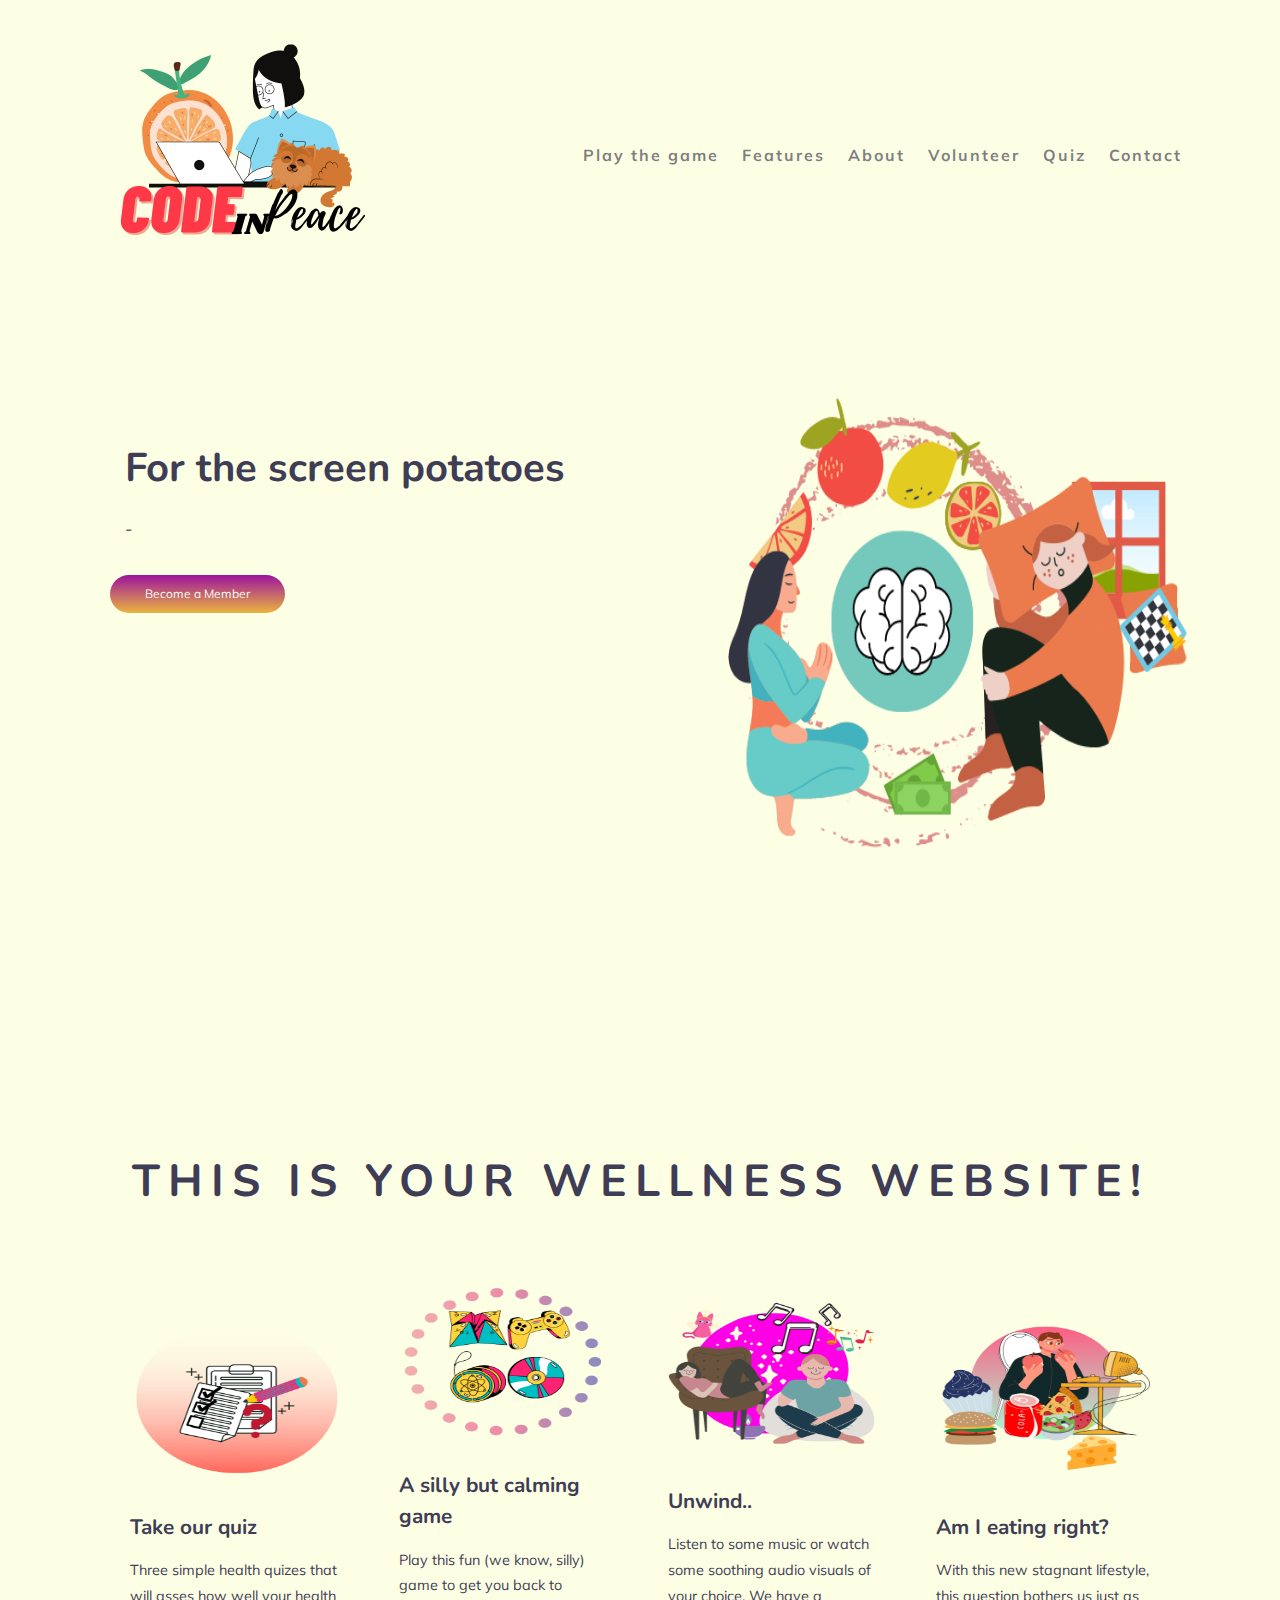
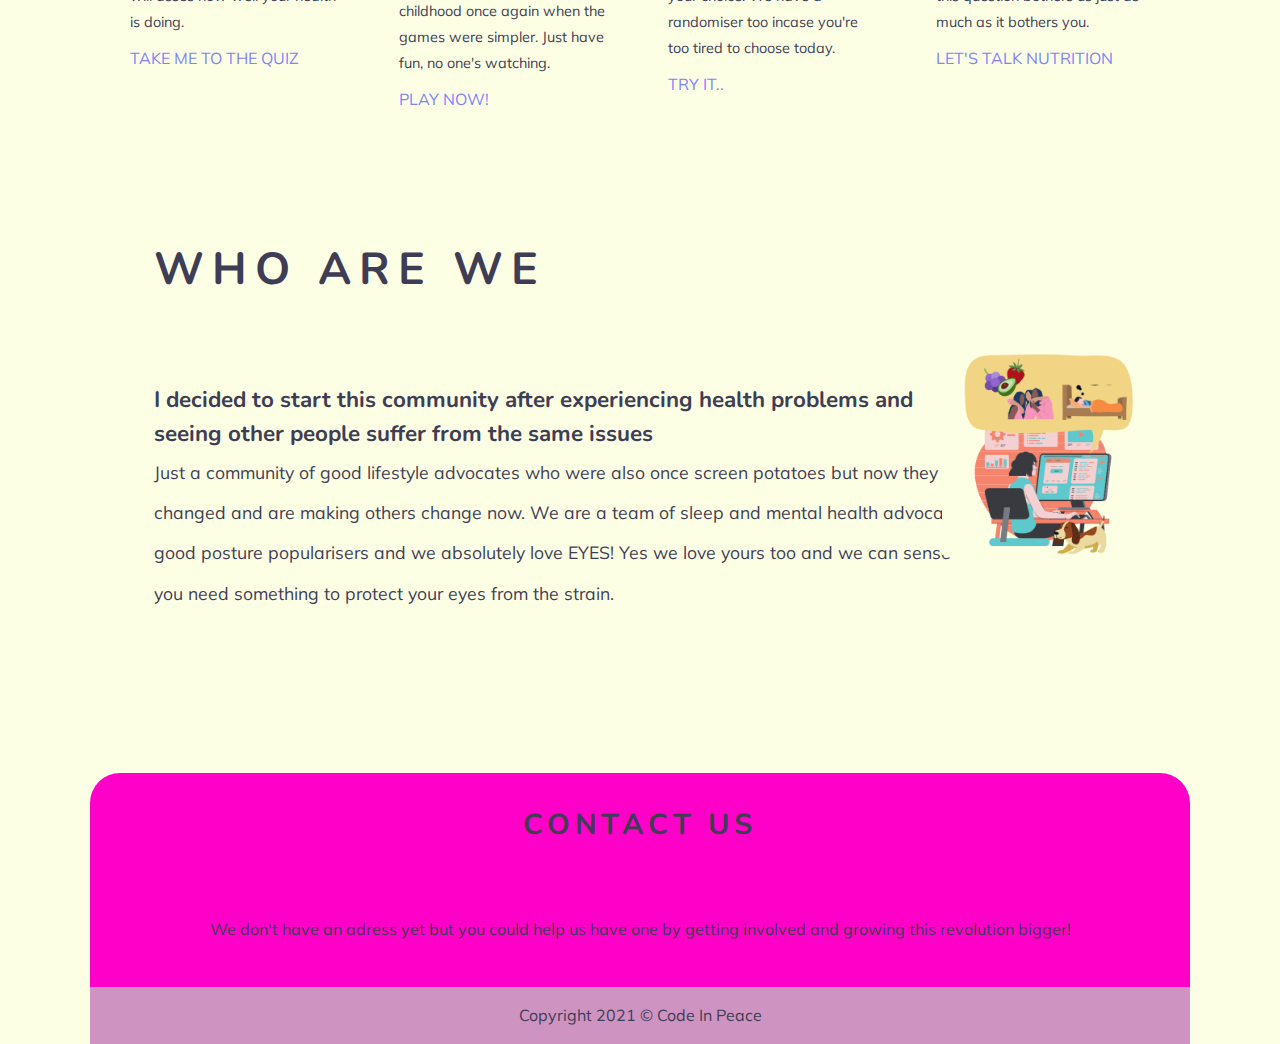
<file: index.html>
<!DOCTYPE html>
<html lang="en">

<head>
  <meta charset="UTF-8" />
  <meta name="viewport" content="width=device-width, initial-scale=1.0" />
  <link rel="stylesheet" href="https://cdnjs.cloudflare.com/ajax/libs/font-awesome/5.13.0/css/all.min.css"
    integrity="sha256-h20CPZ0QyXlBuAw7A+KluUYx/3pK+c7lYEpqLTlxjYQ=" crossorigin="anonymous" />
  <link rel="stylesheet" href="styles.css" />
  <title>CodeFit</title>

  <!-- favicons
  ================================================== -->
  <link rel="apple-touch-icon" sizes="200x200" href="./images/logo1.png">
  <link rel="icon" type="image/png" sizes="32x32" href="./images/logo1.png">
  <link rel="icon" type="image/png" sizes="16x16" href="./images/logo1.png">
</head>

<body>
  <div class="container">
    <!-- Header -->
    <header id="home">
      <!-- Navigation -->
      <nav>
        <img src="./images/logo.png" alt="Logo" class="logo" />

        <ul class="main-menu">
          <li><a href="game\game.html">Play the game</a></li>
          <li><a href="#features">Features</a></li>
          <li><a href="#about">About</a></li>
          <li><a href= "volu.html" >Volunteer</a></li>
          <li><a href="depressiontest.html">Quiz</a></li>
          <li><a href="#contact">Contact</a></li>
        </ul>

        <i class="fas fa-bars fa-2x"></i>
      </nav>
    </header>

    <!-- Showcase -->
    <div class="showcase">
      <div class="inner-showcase">
        <div class="showcase-content">
          <h2>For the screen potatoes</h2>
          <p>
            -
          </p>
        </div>
       
       

        <div class="showcase-btns">
          <ul>
            
            <li>
              <a href="volu.html" class="right-btn btn"><i class="fas fa-plus-circle"></i> Become a Member </a>
            </li>
          </ul>
        </div>
      </div>

      <div class="showcase-cat">
        <img src="./images/home.png" alt="Playful Cat" class="showcase-img" />
      </div>
    </div>

    <!-- Homecards 1 -->
    <section class="homecards-section">
      <h2 class="content-heading" id="features">This is your wellness website! </h2>
      <div class="homecards">

        <div class="card">
          <img src="./images/quiz.png" alt="quiz" />
          <h3>Take our quiz</h3>
          <p>
            Three simple health quizes that will asses how well your health is doing. 
          </p>
          <a href="#">Take me to the quiz<i class="fas fa-chevron-right"></i></a>
        </div>
        <div class="card">
          <img src="./images/play.png" alt="Selfie" />
          <h3>A silly but calming game</h3>
          <p>
            Play this fun (we know, silly) game to get you back to childhood once again when the games were simpler.
            Just have fun, no one's watching.
          </p>
          <a href="game\game.html">Play now!<i class="fas fa-chevron-right"></i></a>
        </div>
        <div class="card">
          <img src="./images/relax.png" alt="song" />
          <h3>Unwind..</h3>
          <p>
          Listen to some music or watch some soothing audio visuals of your choice.
          We have a randomiser too incase you're too tired to choose today.
          </p>
          <a href="#">Try it..<i class="fas fa-chevron-right"></i></a>
        </div>
        <div class="card">
          <img src="./images/food.png" alt="Selfie" />
          <h3>Am I eating right?</h3>
          <p>
            With this new stagnant lifestyle, this question bothers us just as much as it bothers you.
          </p>
          <a href="#">Let's talk nutrition<i class="fas fa-chevron-right"></i></a>
        </div>
        
      </div>
    </section>

    <!-- About -->
    <section class="about-section" id="about">
      <h2 class="content-heading">Who are we</h2>
      <div class="about">
        <div class="about-content">
          <h3>I decided to start this community after experiencing
          health problems and seeing other people suffer from the same issues</h3>
          <p>
            Just a community of good lifestyle advocates who were also once screen potatoes but now they changed and are making others change now.
            We are a team of sleep and mental health advocates, good posture popularisers and we absolutely love EYES! Yes we love yours too and we can sense you need something to protect your eyes from the strain. 
          </p>
        </div>

        <div class="about-imgs">
          <img src="./images/8.png" alt="we" />

          
        </div>
      </div>
    </section>
    
  <section class="contact-section" id="contact">
    <div class="contact">
      <h2 class="content-heading">Contact Us</h2>
      <div class="social">
        <i class="fab fa-discord fa-3x"></i>
        
      </div>
      <div class="contact-details">
        <p class="address">We don't have an adress yet but you could help us have one by getting involved and growing this revolution bigger!</p>
        <div class="numbers">
          
        </div>
      </div>
    </div>
  </section>

  <!-- Footer -->
  <footer>
    <p>Copyright 2021 &copy; Code In Peace</p>
  </footer>
  
</body>

</html>
</file>
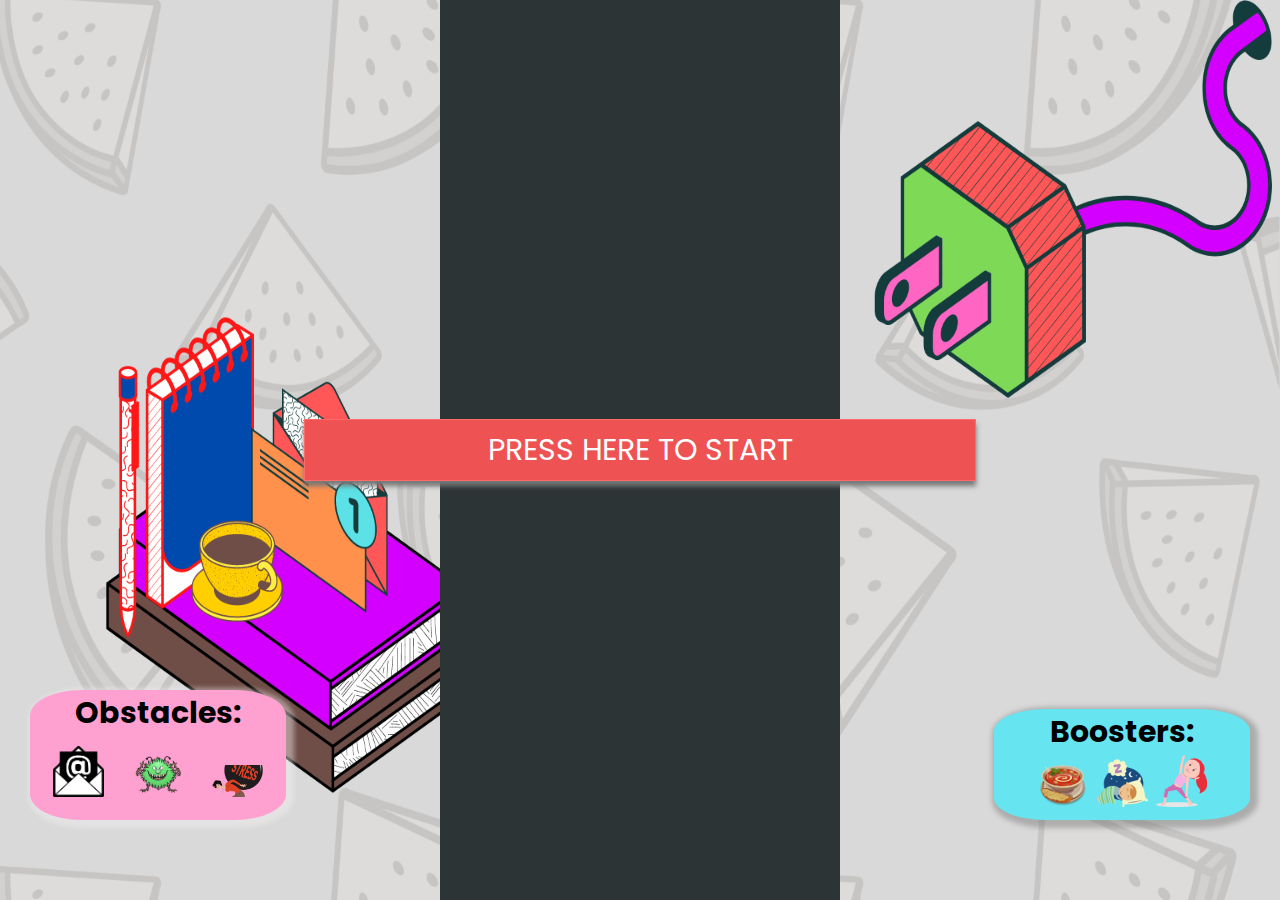
<file: game/game.html>
<!DOCTYPE html>
<html lang="en">
  <head>
    <meta charset="UTF-8" />
    <meta http-equiv="X-UA-Compatible" content="IE=edge" />
    <link rel="preconnect" href="https://fonts.gstatic.com" />
    <link
      href="https://fonts.googleapis.com/css2?family=Poppins:wght@200&display=swap"
      rel="stylesheet"
    />
    <meta name="viewport" content="width=device-width, initial-scale=1.0" />
    <link
      href="https://cdn.jsdelivr.net/npm/bootstrap@5.0.1/dist/css/bootstrap.min.css"
      rel="stylesheet"
      integrity="sha384-+0n0xVW2eSR5OomGNYDnhzAbDsOXxcvSN1TPprVMTNDbiYZCxYbOOl7+AMvyTG2x"
      crossorigin="anonymous"
    />
    <link rel="stylesheet" href="style1.css" />
    <title>Document</title>
  </head>
  <body>
    <div class="container1">
        <h6>Obstacles:</h6>
        <img src="1.png" alt="">
        <img src="2.png" alt="">
        <img src="4.png" alt="">
    </div>
    <div class="container2">
        <h6>Boosters:</h6>
        <img src="laugh.png" alt="">
        <img src="sleep.png" alt="">
        <img src="yoga.png" alt="">
    </div>
    <div class="carGame">
      <div class="stress_lvl"></div>
      <div class="startScreen">
        <p>Press here to Start</p>
      </div>
      <div class="gameArea"></div>
    </div>

    <script src="script1.js"></script>
  </body>
</html>
</file>
<file: styles.css>
@import url("https://fonts.googleapis.com/css2?family=Muli&display=swap");
@import url("https://fonts.googleapis.com/css2?family=Nunito:wght@800&display=swap");

* {
  box-sizing: border-box;
  margin: 0;
  padding: 0;
}

html {
  scroll-behavior: smooth;
}

img {
  width: 100%;
}

h2,
h3 {
  font-family: "Nunito", sans-serif;
}

header {
  padding: 20px 8px 8px 16px;
}

.logo {
  width: 250px;
  cursor: pointer;
}


/* Navigation */

nav {
  display: flex;
  justify-content: space-between;
  align-items: center;
}

nav .main-menu {
  display: none;
}

/* nav .main-menu */
li {
  list-style-type: none;
}

/* nav .main-menu li */
a {
  text-decoration: none;
  color: #fafafa;
}

.fa-bars {
  color: #ad618b;
  padding-bottom: 10px;
  cursor: pointer;
}

.btn {
  border: 0;
  display: inline-block;
  padding: 8px 16.5px;
  text-align: center;
  border-radius: 30px;
}

body {
  background: linear-gradient(#FDFFE4, #FDFFE4) no-repeat;
  color: #3f3d56;
  font-family: "Muli", sans-serif;
  line-height: 1.5;
}

.container {
  width: 90%;
  max-width: 1100px;
  overflow: hidden;
  margin: auto;
}

/* Showcase */

.showcase {
  display: inline-block;
  padding: 15px 0 0px 0;
  height: 90vh;
  width: 100%;
}

.showcase-content {
  padding: 0 20px 30px 20px;
  /* color: #7c5cac; */
}

.showcase-content h2 {
  font-size: 1.2rem;
  padding-bottom: 15px;
}

.showcase-content p {
  font-size: 0.9rem;
}

.showcase-btns ul {
  display: flex;
  padding: 0;
  justify-content: center;
  font-size: 0.75rem;
}

.showcase-btns .left-btn {
  margin-right: 10px;
  background: linear-gradient(rgb(0, 17, 255), rgb(255, 0, 119));
  transition: all 0.2s ease-in-out;
}

.showcase-btns .left-btn:hover {
  opacity: 0.8;
  transform: scale(1.1);
}

.showcase-btns .right-btn {
  background: linear-gradient(rgb(156, 20, 156), rgb(235, 180, 63));
  transition: all 0.2s ease-in-out;
}

.showcase-btns .right-btn:hover {
  opacity: 0.8;
  transform: scale(1.1);
}

.showcase-cat {
  width: 100%;
  display: block;
  padding: 0 auto;
  height: 100%;
  text-align: center;
}

.showcase .showcase-img {
  /* width: 90%;
  padding-top: 65px;
  display: block;
  margin: 0 auto;
  min-width: 100%;
  min-height: 100%; */
  /* display: inline-block; */
  transform: translateY(-55px);
  width: 100%;
  height: 100%;
  position: relative;
  z-index: -1;
}

/* Homecards */

.homecards-section {
  padding: 0 20px 40px 20px;
  align-items: center;
}

.homecards {
  display: grid;
  grid-template-columns: 1fr;
  align-items: center;
  
}

.homecards-section .card {
  padding-bottom: 50px;
}

.homecards-section .card a {
  text-transform: uppercase;
}

/* Hover off */
.homecards-section .card a i {
  padding-left: -8px;
  transition: padding 0.3s;
}

/* Hover on */
.homecards-section .card a:hover i {
  transition: all 0.3s ease-in-out;
  padding-left: 8px;
}

.homecards-section h2 {
  text-transform: uppercase;
  text-align: center;
  font-size: 1.8rem;
  letter-spacing: 0.3rem;
  padding-bottom: 45px;
  padding-top: 50px;
}

.homecards-section img {
  width: 100%;
  padding-bottom: 20px;
}

.homecards .card h3 {
  font-size: 1.2rem;
  padding-bottom: 15px;
}

.homecards .card p {
  font-size: 0.9rem;
}

.homecards .card a {
  display: inline-block;
  padding-top: 10px;
  color: #7e84ff;
}

/* About */

.about-section {
  padding: 0 20px 100px 20px;
}

.about-section h2 {
  text-align: left;
  text-transform: uppercase;
  letter-spacing: 0.3rem;
  font-size: 1.8rem;
  padding-bottom: 25px;
  padding-top: 25px;
}

.about-section p {
  padding: 1px 0 10px 0;
}

.about-section .about img {
  size: 300%;
  display: block;
  margin: 0 auto;
  transform: translateX(-15px);
}

.about-section .about .select {
  padding-top: 20px;
  text-align: left;
}

/* Cat Galerry */

.cat-gallery-section {
  padding-bottom: 80px;
  padding-top: 25px;
}

.cat-gallery-section .homecards-section img {
  border-radius: 20px;
  padding: 0;
}

.cat-gallery-section .homecards-section h3 {
  padding-top: 20px;
}

.cat-gallery {
  padding-bottom: 20px;
}

.cat-gallery-section h2 {
  text-transform: uppercase;
  text-align: center;
  letter-spacing: 0.3rem;
  font-size: 1.8rem;
  padding-bottom: 45px;
}

/* Cat Images */


.contact-section {
  background: #ff00c8;
  padding-bottom: 30px;
  border-top-right-radius: 30px;
  border-top-left-radius: 30px;
}

.contact-section .contact {
  text-align: center;
}

.contact-section .contact h2 {
  padding-top: 30px;
  text-transform: uppercase;
  letter-spacing: 0.3rem;
  font-size: 1.8rem;
}

.contact-section .contact .social {
  padding: 20px 0;
}

.contact-section .contact .social i {
  cursor: pointer;
  margin-right: 10px;
}

.contact-section .contact .contact-details .address {
  padding: 0 15px 10px 15px;
  font-size: 1em;
}

.contact-section .contact .contact-details p {
  padding-bottom: 5px;
  font-size: 0.8em;
}

.contact-section .contact .numbers {
  display: flex;
  justify-content: center;
  margin: 0 30px;
}

.contact-section .contact .numbers .phone {
  padding-right: 15px;
}

/* Footer */
footer {
  justify-content: center;
}

footer p {
  background: #cf93c2;
  display: block;
  padding: 10px;
  text-align: center;
}

/* Media Queries */

@media (min-width: 400px) {
  .showcase-content h2 {
    font-size: 1.8rem;
    padding-bottom: 15px;
  }

  .showcase-content p {
    font-size: 1rem;
  }

  .btn {
    border: 0;
    display: inline-block;
    padding: 10px 25px;
    text-align: center;
    border-radius: 30px;
  }

  .showcase .showcase-img {
    transform: translateY(-55px);
    width: 90%;
    height: 100%;
  }

  .showcase {
    padding-bottom: 100px;
  }

  .profile-section {
    margin: 0 40px 30px 40px;
  }

  .profile-section .person {
    padding-bottom: 50px;
  }

  .contact-section .contact .numbers .phone {
    padding-right: 25px;
  }
}

@media (min-width: 450px) {
  .homecards-section {
    padding: 0 35px 40px 35px;
  }

  .showcase .showcase-img {
    transform: translateY(-40px);
    width: 69%;
    height: 100%;
  }

  p {
    line-height: 2.3;
  }

  .showcase-content p {
    line-height: 1.8;
  }

  .profile-section p {
    line-height: 1.5;
  }
}

@media (min-width: 530px) {
  .showcase {
    padding-top: 35px;
    height: 90vh;
  }

  .btn {
    padding: 10px 25px;
  }

  .showcase-btns .left-btn {
    margin-right: 15px;
  }

  .about-section {
    padding: 0 40px 100px 40px;
  }

  .about-section .about img {
    width: 90%;
  }

  .profile-section {
    margin: 0 85px 30px 85px;
  }

  .profile-section .person {
    padding-bottom: 50px;
  }

  .profile-section .person img {
    width: 44%;
    margin: 0 auto;
  }

  .cat-gallery-section {
    padding-bottom: 120px;
  }

  .showcase-content p {
    width: 75%;
  }
}

@media (min-width: 560px) {
  .homecards-section .card {
    padding-bottom: 85px;
  }

  .homecards-section h2 {
    padding-bottom: 80px;
  }

  .about-section h2 {
    padding-bottom: 45px;
  }

  .showcase-btns ul {
    display: flex;
    padding: 0 0 0 20px;
    justify-content: start;
    font-size: 0.75rem;
  }
}

@media (min-width: 600px) {
  .showcase .showcase-img {
    transform: translateY(-40px);
    width: 60%;
    height: 100%;
  }

  .showcase-content {
    padding: 0 35px 30px 35px;
  }

  .showcase-content h2 {
    font-size: 2rem;
    padding-bottom: 15px;
  }

  .showcase-content p {
    font-size: 1.1rem;
  }

  header {
    padding: 20px 36px 8px 25px;
  }

  .homecards-section {
    padding: 0 65px 40px 65px;
  }

  .homecards-section h2 {
    padding-top: 145px;
  }

  .cat-images {
    padding: 0 40px;
  }

  .profile-section {
    margin: 0 120px 30px 120px;
  }

  .profile-section .person {
    padding-bottom: 45px;
  }

  .profile-section .person img {
    width: 43%;
  }

  .profile-section h2 {
    padding-bottom: 45px;
  }

  .about-section {
    padding: 0 64px 100px 64px;
  }

  .cat-images {
    padding: 0 65px;
  }
}

@media (min-width: 660px) {
  .showcase .showcase-img {
    transform: translateY(-40px);
    width: 56%;
    height: 100%;
  }
}

@media (min-width: 700px) {
  .showcase .showcase-img {
    transform: translateY(-40px);
    width: 53%;
    height: 100%;
  }

  .homecards {
    grid-template-columns: repeat(2, 1fr);
    gap: 50px;
  }

  .homecards-section .card {
    padding-bottom: 0px;
  }

  .homecards-section h2 {
    font-size: 2.8rem;
    letter-spacing: 0.5rem;
    padding-bottom: 69px;
    padding-top: 50px;
  }

  .homecards-section img {
    width: 100%;
    padding-bottom: 20px;
    max-height: 180px;
  }

  .cat-gallery-section .homecards-section img {
    border-radius: 10px;
  }

  .cat-images img {
    border-radius: 8px;
  }

  .about-section h2 {
    font-size: 2.8rem;
    letter-spacing: 0.5rem;
    padding-bottom: 25px;
  }

  .about-section h3 {
    font-size: 1.4rem;
  }

  .about-section p {
    font-size: 1.1rem;
  }

  .about-section .about img {
    width: 80%;
  }

  .homecards-section {
    padding: 0 65px 100px 65px;
  }

  /* Profile */
  .profile-section {
    margin: 0 30px 40px 30px;
  }

  .profile-section .person {
    padding-bottom: 40px;
  }

  .profile-section .person img {
    width: 50%;
  }

  .profile-section h2 {
    font-size: 2.8rem;
    letter-spacing: 0.5rem;
    padding-bottom: 65px;
  }

  .profile {
    display: flex;
  }

  .profile-section .person p {
    padding: 20px 20px 10px 20px;
    font-size: 0.9rem;
    text-align: center;
  }

  .profile-section .person span {
    font-size: 1.2rem;
  }

  .long-img {
    height: 100%;
  }

  .long-img-one {
    height: 100%;
  }

  .cat-gallery-section h2 {
    font-size: 2.8rem;
    letter-spacing: 0.5rem;
    padding-bottom: 45px;
  }

  .cat-images {
    padding: 0 20px;
    gap: 10px;
    grid-template-columns: repeat(2, 1fr);
    grid-template-areas:
      "hero long-img-one"
      "img-two long-img-one"
      "long-img img-three"
      "long-img img-four"
      "img-five img-six"
      "img-seven img-eight"
      "img-nine img-ten";
  }
}

@media (min-width: 750px) {
  header {
    padding-right: 0;
  }

  nav .main-menu {
    display: flex;
  }

  nav .main-menu li a {
    display: block;
    padding: 8px;
    color: #3c3a4ea9;
    font-weight: bold;
    transition: all 0.2s ease-in-out;
  }

  nav .main-menu li a:hover {
    transform: scale(1.2);
  }

  .fa-bars {
    display: none;
  }

  .showcase {
    display: flex;
    padding-top: 120px;
  }

  .inner-showcase {
    padding-top: 30px;
  }

  .showcase .showcase-img {
    transform: translateY(-10px);
    width: 90%;
    height: 100%;
  }

  .about-section .about img {
    width: 60%;
  }

  .cat-images {
    padding: 0 40px;
  }
}

@media (min-width: 800px) {
  header {
    padding-top: 30px;
  }

  .homecards-section {
    padding-bottom: 150px;
  }

  .homecards-section img {
    width: 100%;
    padding-bottom: 20px;
  }

  .homecards .card h3 {
    font-size: 1.5rem;
    padding-bottom: 15px;
  }

  .homecards .card p {
    font-size: 1rem;
  }

  .profile-section {
    margin: 0 30px 20px 30px;
  }

  .about-section {
    padding: 0 64px 150px 64px;
  }

  .about-section .about {
    display: flex;
    padding-top: 55px;
  }

  .about-imgs {
    transform: translateY(-30px);
  }

  .about-section .about img {
    width: 140%;
    transform: translateX(-40px);
  }

  .about-section .select {
    transform: translateX(23px);
    padding-top: 25px;
  }
}

@media (min-width: 900px) {
  nav .main-menu li a {
    padding-left: 15px;
  }

  .btn {
    padding: 10px 35px;
  }

  .cat-images {
    padding: 0 10px;
    gap: 5px;
    grid-template-columns: repeat(4, 1fr);
    grid-template-areas:
      "hero hero  img-two img-three"
      "hero hero img-four img-four"
      "img-five img-six long-img long-img-one"
      "img-seven img-eight long-img long-img-one";
  }
}

@media (min-width: 950px) {
  nav .main-menu li a {
    letter-spacing: 2px;
  }
}

@media (min-width: 1000px) {
  .showcase-content {
    padding: 0 0 30px 35px;
  }

  .inner-showcase {
    padding-top: 30px;
    width: 69%;
  }

  .showcase-content h2 {
    font-size: 2.5rem;
    padding-bottom: 15px;
  }

  .showcase-content p {
    font-size: 1.1rem;
  }

  .showcase .showcase-img {
    transform: translate(30px 30px);
  }

  .homecards-section {
    padding: 0 40px 100px 40px;
  }

  .homecards {
    grid-template-columns: repeat(4, 1fr);
    gap: 55px;
  }

  .homecards .card h3 {
    font-size: 1.3rem;
    padding-bottom: 15px;
  }

  .homecards .card p {
    line-height: 1.8;
    font-size: 0.9rem;
  }

  .about-section .select {
    transform: translateX(38px);
  }
}

@media (min-width: 1100px) {
  .showcase .showcase-img {
    transform: translate(1000px -10px);
    width: 100%;
    height: 100%;
  }

  .about-section .select {
    transform: translateX(60px);
  }

  .cat-images {
    padding: 0 10px;
    gap: 5px;
    grid-template-columns: repeat(5, 1fr);
    grid-template-areas:
      "hero img-two img-three img-four img-five"
      "img-six img-seven img-eight long-img long-img-one";
  }

  .profile-section {
    padding-bottom: 120px;
  }

  .showcase-cat {
    width: 50%;
  }
}
</file>
<file: game/style1.css>
*{
  font-size: 30px;
  font-family: 'Poppins', sans-serif;
    margin: 0;
    padding: 0;
}

.hide{
    display: none;
}
.container1{
  position: absolute;
  width: 20%;
  text-align: center;
  background-color: rgb(255, 161, 208);
  left: 30px;
  bottom: 80px;
  box-shadow: 3px 3px 5px 5px rgba(243, 238, 238, 0.459);
  border-radius: 20%;
}
.container1 h6{
  font-weight: bolder;
}
.container1 img{
  width: 20%;
  height: 20%;
  padding: 10px;
  
}
.container2{
  position: absolute;
  width: 20%;
  text-align: center;
  background-color: rgb(102, 228, 240);
  right: 30px;
  bottom: 80px;
  box-shadow: 3px 3px 5px 5px rgba(119, 119, 119, 0.459);
  border-radius: 20%;
}
.container2 h6{
  font-weight: bolder;
}
.container2 img{
  width: 20%;
  height: 20%;
  
}
.car{
    width: 65px;
    height: 50px;
    position: absolute;
    bottom: 120px;
    
    background-image: url("brain.png");
    background-repeat: no-repeat;
    background-size: 100% 100%;

}



  .enemy1 {
    width: 50px;
    height: 50px;
    position: absolute;
    bottom: 120px;
    background-image: url("4.png");
    background-repeat: no-repeat;
    background-size: 100% 100%;
  }

  .enemy2 {
    width: 60px;
    height: 60px;
    position: absolute;
    bottom: 120px;
    background-image: url("2.png");
    background-repeat: no-repeat;
    background-size: 100% 100%;
  }

.boost0 {
    width: 100px;
    height: 100px;
    position: relative;
    bottom: 120px;
    background-image: url("laugh.png");
    background-repeat: no-repeat;
    background-size: 100% 100%;
  }

  .boost1 {
    width: 90px;
    height: 90px;
    position: absolute;
    bottom: 120px;
    background-image: url("yoga.png");
    background-repeat: no-repeat;
    background-size: 100% 100%;
  }

.lines{
    width: 10px;
    height: 100px;
    background: white;
    position: absolute;
    margin-left: 195px;
}

.gameArea{
    width: 400px;
    height: 100vh;
    background: #2d3436;
    margin: auto;
    position: relative;
    overflow: hidden;

}

.stress_lvl {
    position: absolute;
    top: 15px;
    left: 40px;
    background: #10ac84;
    width: 300px;
    /* height: 70px; */
    line-height: 70px;
    text-align: center;
    color: white;
    font-size: 1.5rem;
    box-shadow: 0 5px 5px #777;
  }

  .startScreen {
    position: absolute;
    background-color: #ee5253;
    left: 50%;
    top: 50%;
    transform: translate(-50%, -50%);
    color: white;
    z-index: 1;
    text-align: center;
    border: 1px solid #ff6b6b;
    padding: 15px;
    margin: auto;
    width: 50%;
    cursor: pointer;
    /* font-family: carfont; */
    letter-spacing: 5;
    font-size: 20px;
    word-spacing: 3;
    line-height: 30px;
    text-transform: uppercase;
    box-shadow: 0 5px 5px #777;
  }
 
.carGame {
    width: 100%;
    height: 100vh;
    background-image: url("brown.jpg");
    background-repeat: no-repeat;
    background-size: 100% 100%;
  }
</file>
